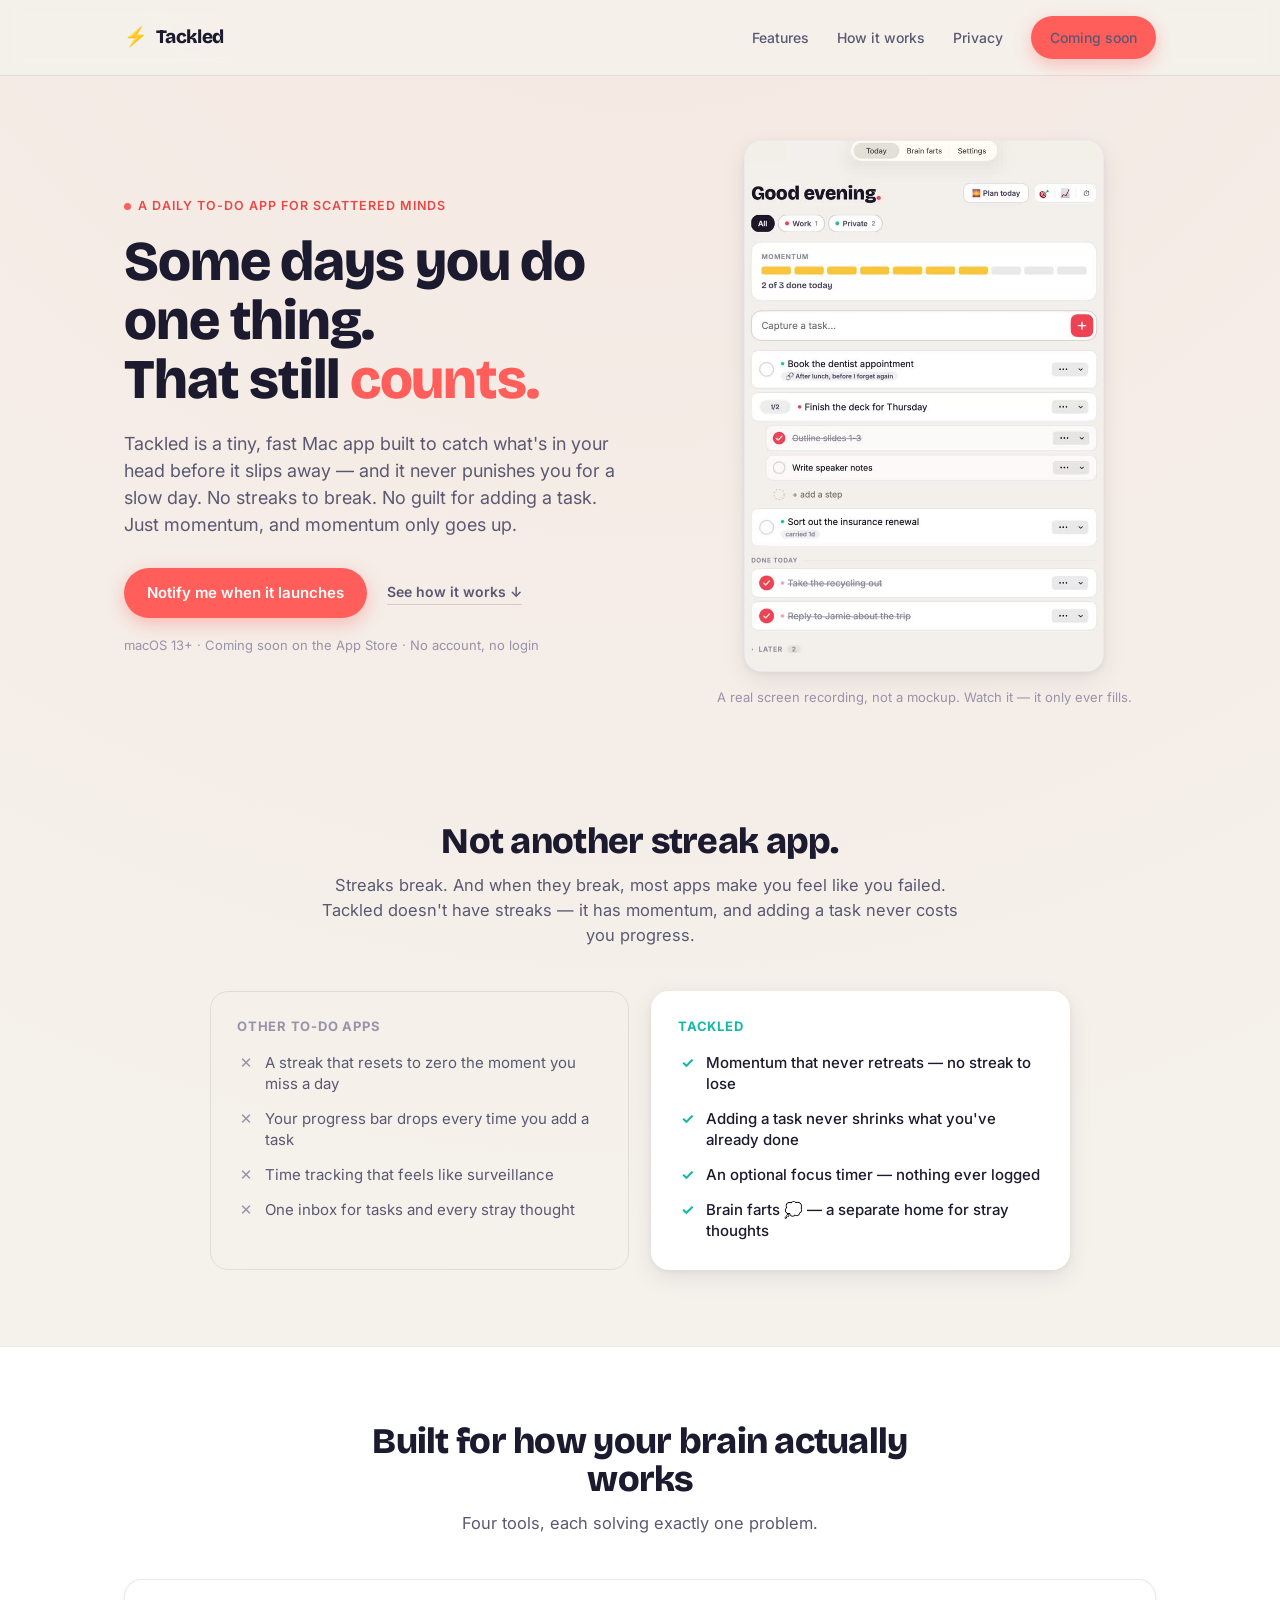
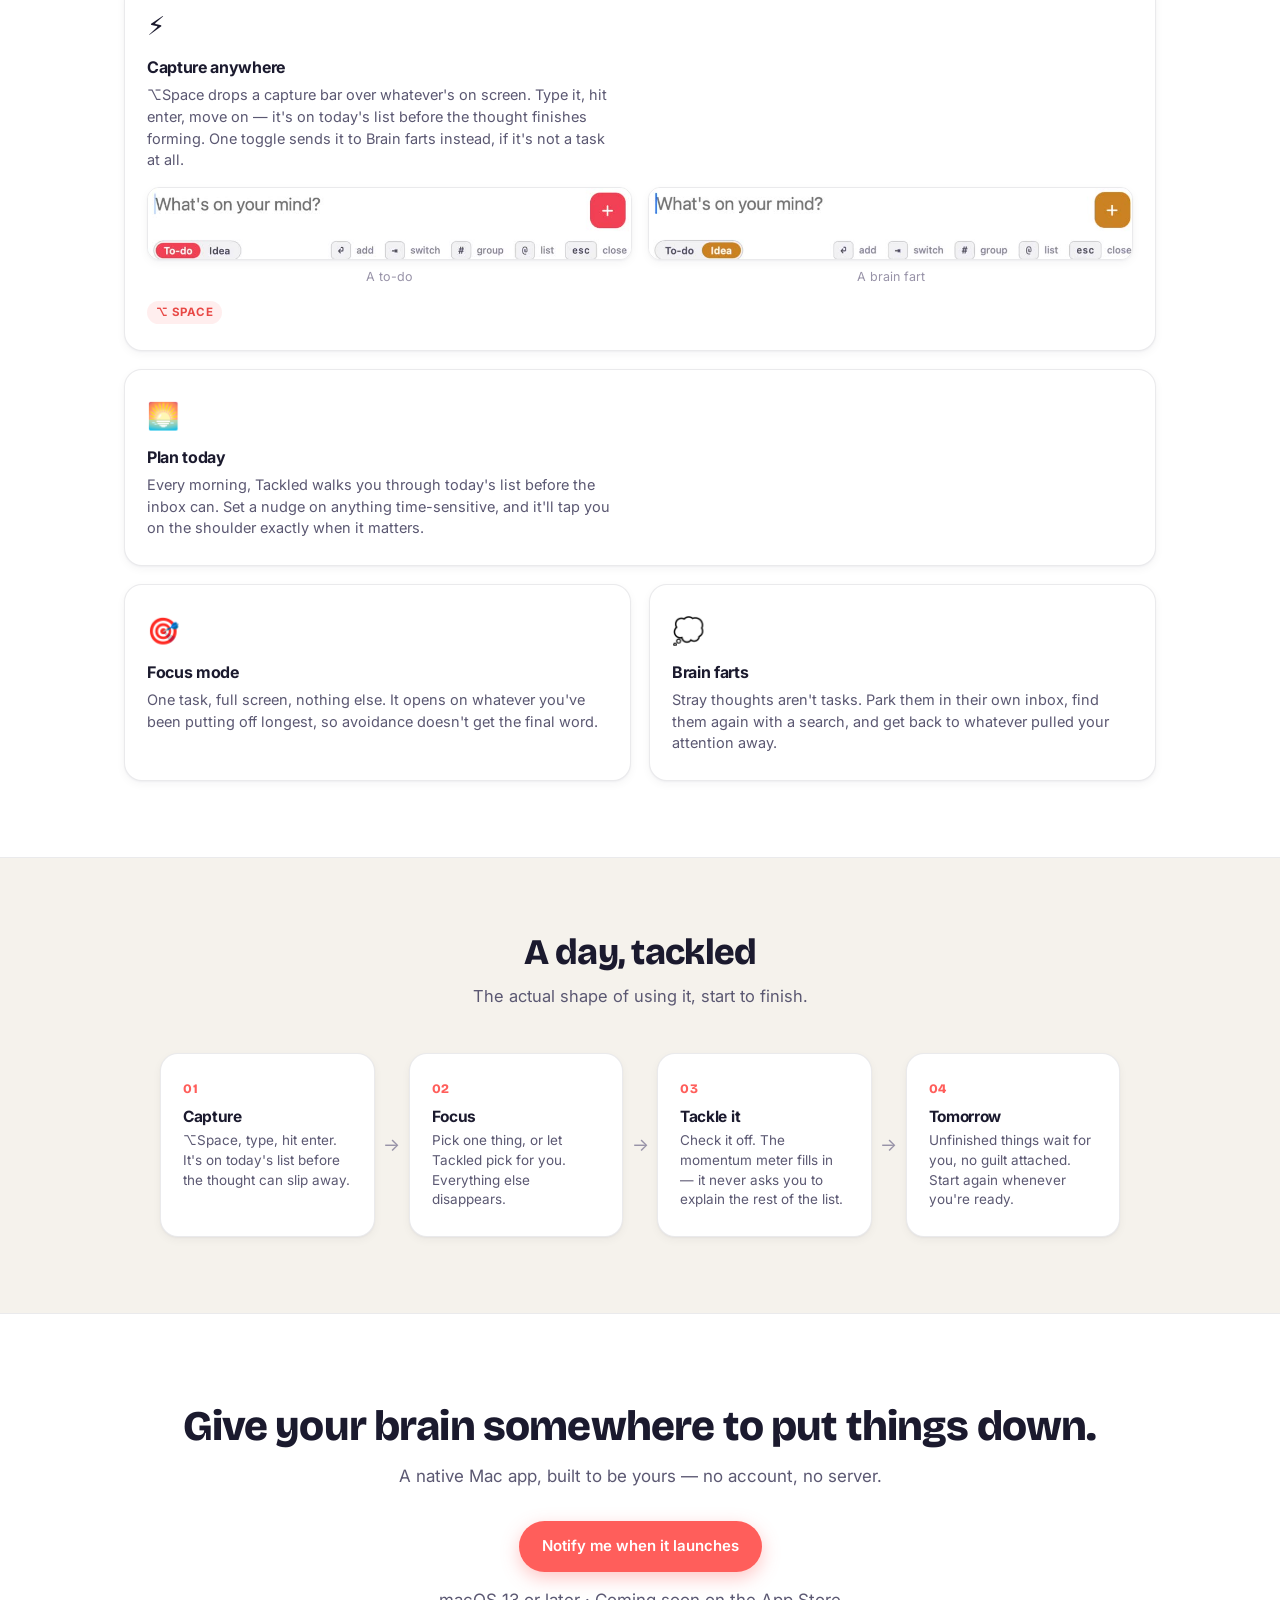
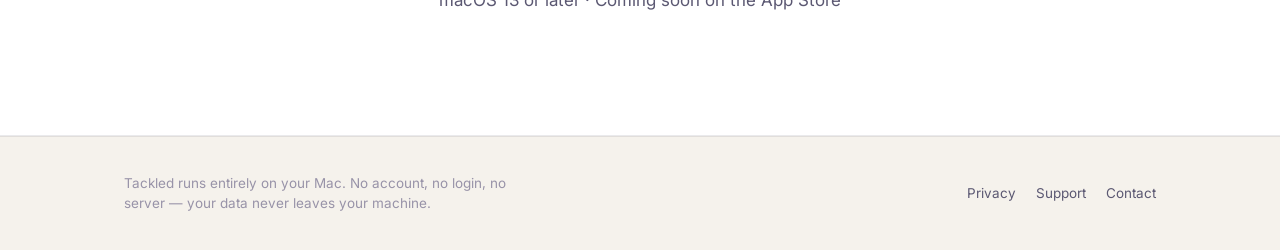
<file: index.html>
<!doctype html>
<html lang="en">
<head>
<meta charset="UTF-8">
<meta name="viewport" content="width=device-width, initial-scale=1.0">
<title>Tackled — a to-do app that never punishes a slow day</title>
<meta name="description" content="Tackled is a tiny, fast Mac app for scattered minds. Capture anything in a second, focus on one thing at a time, and build momentum that never resets — no streaks, no guilt.">
<link rel="icon" href="favicon.svg" type="image/svg+xml">
<link rel="preconnect" href="https://fonts.googleapis.com">
<link rel="preconnect" href="https://fonts.gstatic.com" crossorigin>
<link href="https://fonts.googleapis.com/css2?family=Bricolage+Grotesque:opsz,wght@12..96,400;12..96,600;12..96,800&family=Inter:wght@400;500;600;700&display=swap" rel="stylesheet">
<link rel="stylesheet" href="styles.css">
</head>
<body>

<nav class="nav">
  <div class="wrap nav-row">
    <a href="#" class="brand"><span class="bolt">⚡</span>Tackled</a>
    <div class="nav-links">
      <a href="#features" class="hide-mobile">Features</a>
      <a href="#how-it-works" class="hide-mobile">How it works</a>
      <a href="privacy.html" class="hide-mobile">Privacy</a>
      <!-- TODO(app-store-link): swap this notify-me CTA for the real App Store URL once Tackled ships -->
      <a href="#download" class="btn btn-primary btn-sm">Coming soon</a>
    </div>
  </div>
</nav>

<header class="hero">
  <div class="wrap hero-grid">
    <div>
      <div class="eyebrow">A daily to-do app for scattered minds</div>
      <h1>Some days you do one thing.<br>That still <span class="accent">counts.</span></h1>
      <p class="lede">Tackled is a tiny, fast Mac app built to catch what's in your head before it slips away — and it never punishes you for a slow day. No streaks to break. No guilt for adding a task. Just momentum, and momentum only goes up.</p>
      <div class="cta-row">
        <!-- TODO(app-store-link): swap this notify-me CTA for the real App Store URL once Tackled ships -->
        <a href="mailto:lewis@tackledapp.com?subject=Notify%20me%20when%20Tackled%20launches" class="btn btn-primary">Notify me when it launches</a>
        <a href="#how-it-works" class="cta-more">See how it works ↓</a>
      </div>
      <p class="fine-print">macOS 13+ · Coming soon on the App Store · No account, no login</p>
    </div>

    <div>
      <div class="demo-video-wrap">
        <video class="demo-video" autoplay muted loop playsinline poster="media/board-demo-poster.jpg">
          <source src="media/board-demo.mp4" type="video/mp4">
        </video>
      </div>
      <p class="demo-caption">A real screen recording, not a mockup. Watch it — it only ever fills.</p>
    </div>
  </div>
</header>

<section class="section" id="not-streaks">
  <div class="wrap">
    <div class="section-head">
      <h2>Not another streak app.</h2>
      <p>Streaks break. And when they break, most apps make you feel like you failed. Tackled doesn't have streaks — it has momentum, and adding a task never costs you progress.</p>
    </div>
    <div class="compare">
      <div class="compare-col bad">
        <h3>Other to-do apps</h3>
        <ul class="compare-list">
          <li><span class="mark">✕</span>A streak that resets to zero the moment you miss a day</li>
          <li><span class="mark">✕</span>Your progress bar drops every time you add a task</li>
          <li><span class="mark">✕</span>Time tracking that feels like surveillance</li>
          <li><span class="mark">✕</span>One inbox for tasks and every stray thought</li>
        </ul>
      </div>
      <div class="compare-col good">
        <h3>Tackled</h3>
        <ul class="compare-list">
          <li><span class="mark">✓</span>Momentum that never retreats — no streak to lose</li>
          <li><span class="mark">✓</span>Adding a task never shrinks what you've already done</li>
          <li><span class="mark">✓</span>An optional focus timer — nothing ever logged</li>
          <li><span class="mark">✓</span>Brain farts 💭 — a separate home for stray thoughts</li>
        </ul>
      </div>
    </div>
  </div>
</section>

<section class="section section-alt" id="features">
  <div class="wrap">
    <div class="section-head">
      <h2>Built for how your brain actually works</h2>
      <p>Four tools, each solving exactly one problem.</p>
    </div>
    <div class="features">
      <div class="feature feature-wide">
        <span class="ico">⚡</span>
        <h3>Capture anywhere</h3>
        <p>⌥Space drops a capture bar over whatever's on screen. Type it, hit enter, move on — it's on today's list before the thought finishes forming. One toggle sends it to Brain farts instead, if it's not a task at all.</p>
        <div class="feature-video-row">
          <div class="feature-video-col">
            <div class="feature-video-wrap">
              <video class="feature-video" autoplay muted loop playsinline poster="media/capture-demo-todo-poster.jpg">
                <source src="media/capture-demo-todo.mp4" type="video/mp4">
              </video>
            </div>
            <span class="feature-video-label">A to-do</span>
          </div>
          <div class="feature-video-col">
            <div class="feature-video-wrap">
              <video class="feature-video" autoplay muted loop playsinline poster="media/capture-demo-idea-poster.jpg">
                <source src="media/capture-demo-idea.mp4" type="video/mp4">
              </video>
            </div>
            <span class="feature-video-label">A brain fart</span>
          </div>
        </div>
        <span class="tag">⌥ SPACE</span>
      </div>
      <div class="feature feature-wide">
        <span class="ico">🌅</span>
        <h3>Plan today</h3>
        <p>Every morning, Tackled walks you through today's list before the inbox can. Set a nudge on anything time-sensitive, and it'll tap you on the shoulder exactly when it matters.</p>
      </div>
      <div class="feature">
        <span class="ico">🎯</span>
        <h3>Focus mode</h3>
        <p>One task, full screen, nothing else. It opens on whatever you've been putting off longest, so avoidance doesn't get the final word.</p>
      </div>
      <div class="feature">
        <span class="ico">💭</span>
        <h3>Brain farts</h3>
        <p>Stray thoughts aren't tasks. Park them in their own inbox, find them again with a search, and get back to whatever pulled your attention away.</p>
      </div>
    </div>
  </div>
</section>

<section class="section" id="how-it-works">
  <div class="wrap">
    <div class="section-head">
      <h2>A day, tackled</h2>
      <p>The actual shape of using it, start to finish.</p>
    </div>
    <div class="flow">
      <div class="flow-step">
        <div class="flow-num">01</div>
        <h3>Capture</h3>
        <p>⌥Space, type, hit enter. It's on today's list before the thought can slip away.</p>
      </div>
      <div class="flow-arrow">→</div>
      <div class="flow-step">
        <div class="flow-num">02</div>
        <h3>Focus</h3>
        <p>Pick one thing, or let Tackled pick for you. Everything else disappears.</p>
      </div>
      <div class="flow-arrow">→</div>
      <div class="flow-step">
        <div class="flow-num">03</div>
        <h3>Tackle it</h3>
        <p>Check it off. The momentum meter fills in — it never asks you to explain the rest of the list.</p>
      </div>
      <div class="flow-arrow">→</div>
      <div class="flow-step">
        <div class="flow-num">04</div>
        <h3>Tomorrow</h3>
        <p>Unfinished things wait for you, no guilt attached. Start again whenever you're ready.</p>
      </div>
    </div>
  </div>
</section>

<section class="closing section-alt" id="download">
  <div class="wrap">
    <h2>Give your brain somewhere to put things down.</h2>
    <p>A native Mac app, built to be yours — no account, no server.</p>
    <!-- TODO(app-store-link): swap this notify-me CTA for the real App Store URL once Tackled ships -->
    <a href="mailto:lewis@tackledapp.com?subject=Notify%20me%20when%20Tackled%20launches" class="btn btn-primary">Notify me when it launches</a>
    <p class="fine-print" style="margin-top:16px">macOS 13 or later · Coming soon on the App Store</p>
  </div>
</section>

<footer>
  <div class="wrap foot-row">
    <p class="foot-note">Tackled runs entirely on your Mac. No account, no login, no server — your data never leaves your machine.</p>
    <div class="foot-links">
      <a href="privacy.html">Privacy</a>
      <a href="support.html">Support</a>
      <a href="mailto:lewis@tackledapp.com">Contact</a>
    </div>
  </div>
</footer>

<script src="script.js"></script>
</body>
</html>
</file>
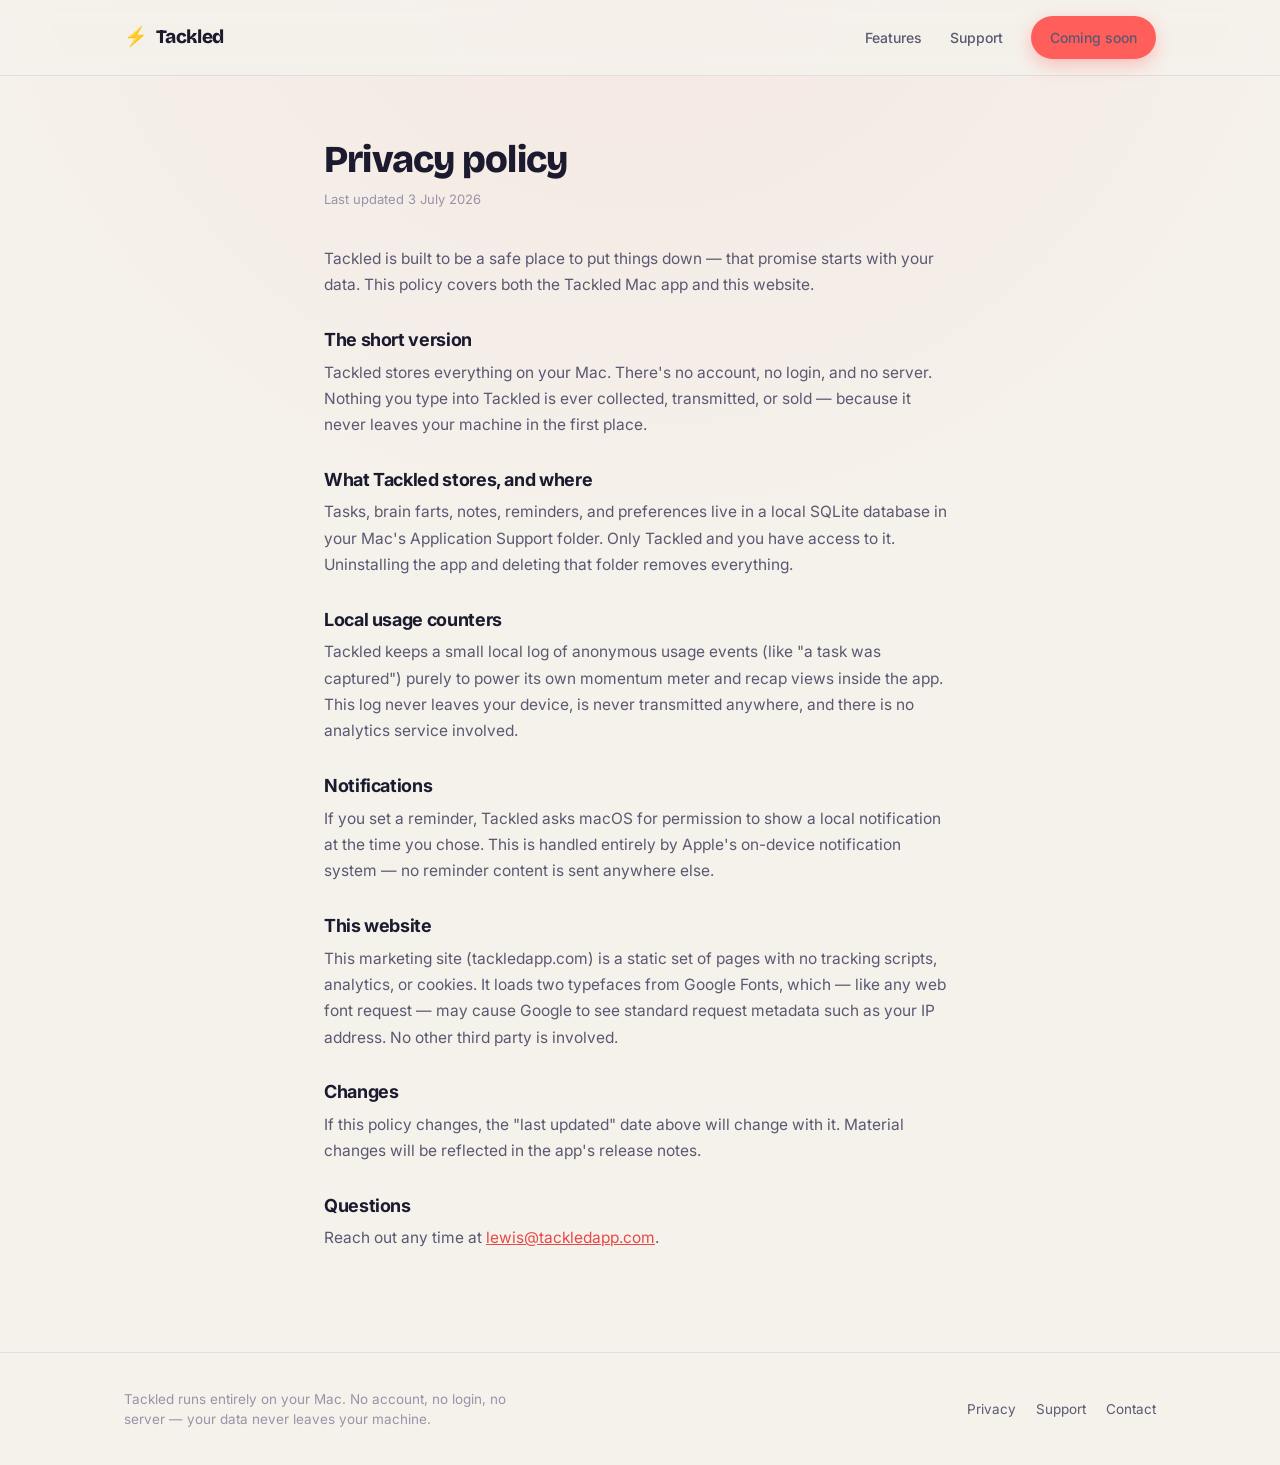
<file: privacy.html>
<!doctype html>
<html lang="en">
<head>
<meta charset="UTF-8">
<meta name="viewport" content="width=device-width, initial-scale=1.0">
<title>Privacy — Tackled</title>
<meta name="description" content="Tackled's privacy policy: your data stays on your Mac. Nothing is collected, transmitted, or sold.">
<link rel="icon" href="favicon.svg" type="image/svg+xml">
<link rel="preconnect" href="https://fonts.googleapis.com">
<link rel="preconnect" href="https://fonts.gstatic.com" crossorigin>
<link href="https://fonts.googleapis.com/css2?family=Bricolage+Grotesque:opsz,wght@12..96,400;12..96,600;12..96,800&family=Inter:wght@400;500;600;700&display=swap" rel="stylesheet">
<link rel="stylesheet" href="styles.css">
</head>
<body>

<nav class="nav">
  <div class="wrap nav-row">
    <a href="index.html" class="brand"><span class="bolt">⚡</span>Tackled</a>
    <div class="nav-links">
      <a href="index.html#features" class="hide-mobile">Features</a>
      <a href="support.html" class="hide-mobile">Support</a>
      <a href="index.html#download" class="btn btn-primary btn-sm">Coming soon</a>
    </div>
  </div>
</nav>

<main class="doc">
  <h1>Privacy policy</h1>
  <p class="updated">Last updated 3 July 2026</p>

  <p>Tackled is built to be a safe place to put things down — that promise starts with your data. This policy covers both the Tackled Mac app and this website.</p>

  <h2>The short version</h2>
  <p>Tackled stores everything on your Mac. There's no account, no login, and no server. Nothing you type into Tackled is ever collected, transmitted, or sold — because it never leaves your machine in the first place.</p>

  <h2>What Tackled stores, and where</h2>
  <p>Tasks, brain farts, notes, reminders, and preferences live in a local SQLite database in your Mac's Application Support folder. Only Tackled and you have access to it. Uninstalling the app and deleting that folder removes everything.</p>

  <h2>Local usage counters</h2>
  <p>Tackled keeps a small local log of anonymous usage events (like "a task was captured") purely to power its own momentum meter and recap views inside the app. This log never leaves your device, is never transmitted anywhere, and there is no analytics service involved.</p>

  <h2>Notifications</h2>
  <p>If you set a reminder, Tackled asks macOS for permission to show a local notification at the time you chose. This is handled entirely by Apple's on-device notification system — no reminder content is sent anywhere else.</p>

  <h2>This website</h2>
  <p>This marketing site (tackledapp.com) is a static set of pages with no tracking scripts, analytics, or cookies. It loads two typefaces from Google Fonts, which — like any web font request — may cause Google to see standard request metadata such as your IP address. No other third party is involved.</p>

  <h2>Changes</h2>
  <p>If this policy changes, the "last updated" date above will change with it. Material changes will be reflected in the app's release notes.</p>

  <h2>Questions</h2>
  <p>Reach out any time at <a href="mailto:lewis@tackledapp.com">lewis@tackledapp.com</a>.</p>
</main>

<footer>
  <div class="wrap foot-row">
    <p class="foot-note">Tackled runs entirely on your Mac. No account, no login, no server — your data never leaves your machine.</p>
    <div class="foot-links">
      <a href="privacy.html">Privacy</a>
      <a href="support.html">Support</a>
      <a href="mailto:lewis@tackledapp.com">Contact</a>
    </div>
  </div>
</footer>

</body>
</html>
</file>
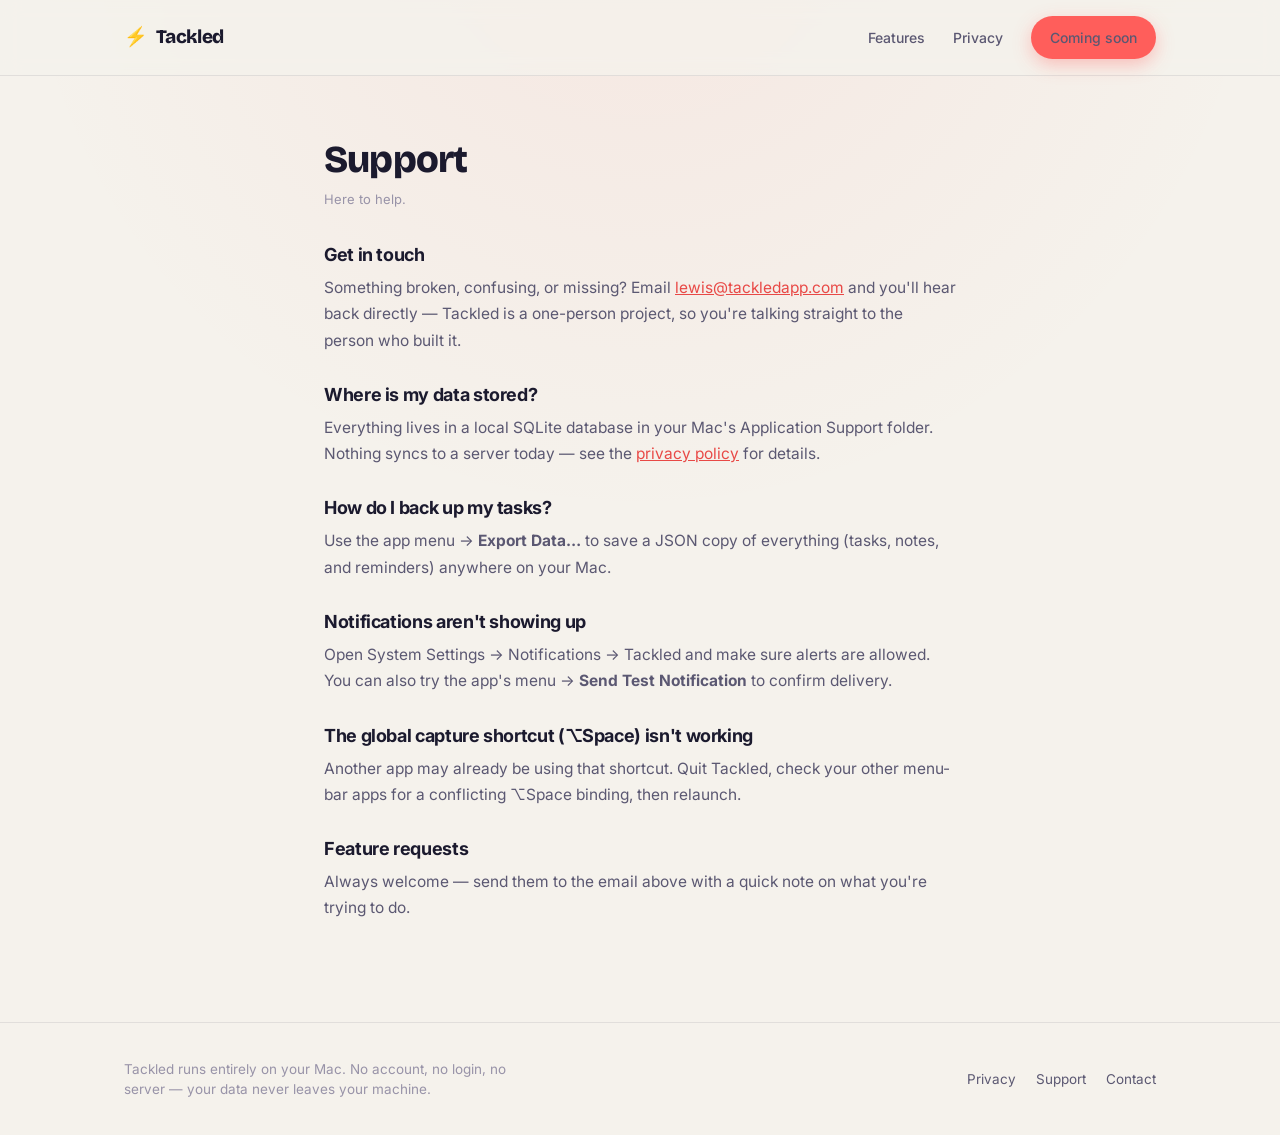
<file: support.html>
<!doctype html>
<html lang="en">
<head>
<meta charset="UTF-8">
<meta name="viewport" content="width=device-width, initial-scale=1.0">
<title>Support — Tackled</title>
<meta name="description" content="Get help with Tackled — a tiny, fast to-do app for Mac.">
<link rel="icon" href="favicon.svg" type="image/svg+xml">
<link rel="preconnect" href="https://fonts.googleapis.com">
<link rel="preconnect" href="https://fonts.gstatic.com" crossorigin>
<link href="https://fonts.googleapis.com/css2?family=Bricolage+Grotesque:opsz,wght@12..96,400;12..96,600;12..96,800&family=Inter:wght@400;500;600;700&display=swap" rel="stylesheet">
<link rel="stylesheet" href="styles.css">
</head>
<body>

<nav class="nav">
  <div class="wrap nav-row">
    <a href="index.html" class="brand"><span class="bolt">⚡</span>Tackled</a>
    <div class="nav-links">
      <a href="index.html#features" class="hide-mobile">Features</a>
      <a href="privacy.html" class="hide-mobile">Privacy</a>
      <a href="index.html#download" class="btn btn-primary btn-sm">Coming soon</a>
    </div>
  </div>
</nav>

<main class="doc">
  <h1>Support</h1>
  <p class="updated">Here to help.</p>

  <h2>Get in touch</h2>
  <p>Something broken, confusing, or missing? Email <a href="mailto:lewis@tackledapp.com">lewis@tackledapp.com</a> and you'll hear back directly — Tackled is a one-person project, so you're talking straight to the person who built it.</p>

  <h2>Where is my data stored?</h2>
  <p>Everything lives in a local SQLite database in your Mac's Application Support folder. Nothing syncs to a server today — see the <a href="privacy.html">privacy policy</a> for details.</p>

  <h2>How do I back up my tasks?</h2>
  <p>Use the app menu → <strong>Export Data…</strong> to save a JSON copy of everything (tasks, notes, and reminders) anywhere on your Mac.</p>

  <h2>Notifications aren't showing up</h2>
  <p>Open System Settings → Notifications → Tackled and make sure alerts are allowed. You can also try the app's menu → <strong>Send Test Notification</strong> to confirm delivery.</p>

  <h2>The global capture shortcut (⌥Space) isn't working</h2>
  <p>Another app may already be using that shortcut. Quit Tackled, check your other menu-bar apps for a conflicting ⌥Space binding, then relaunch.</p>

  <h2>Feature requests</h2>
  <p>Always welcome — send them to the email above with a quick note on what you're trying to do.</p>
</main>

<footer>
  <div class="wrap foot-row">
    <p class="foot-note">Tackled runs entirely on your Mac. No account, no login, no server — your data never leaves your machine.</p>
    <div class="foot-links">
      <a href="privacy.html">Privacy</a>
      <a href="support.html">Support</a>
      <a href="mailto:lewis@tackledapp.com">Contact</a>
    </div>
  </div>
</footer>

</body>
</html>
</file>
<file: styles.css>
/* Tackled marketing site — design tokens lifted straight from the shipping app
   (web/src/styles/tokens.css + meter.css) so the site and the product read as
   one thing, not a separate "marketing skin." */
:root{
  --ink:#1B1A2E;
  --ink-soft:#5B5872;
  --muted:#9893A8;
  --canvas:#F5F2EC;
  --card:#FFFFFF;
  --coral:#FF5E5B;
  --coral-dark:#E84946;
  --teal:#14B8A6;
  --gold:#FFC93C;
  --line:rgba(27,26,46,0.09);
  --line-strong:rgba(27,26,46,0.16);
  --shadow:0 1px 2px rgba(27,26,46,.04), 0 3px 10px rgba(27,26,46,.045);
  --shadow-lg:0 8px 24px rgba(27,26,46,.08), 0 2px 6px rgba(27,26,46,.05);
  --radius:18px;
  --radius-sm:12px;
  --wrap:1080px;
}

*{box-sizing:border-box;margin:0;padding:0}
html{-webkit-text-size-adjust:100%;scroll-behavior:smooth}
@media (prefers-reduced-motion:reduce){ html{scroll-behavior:auto} *{animation-duration:.001ms !important;animation-iteration-count:1 !important;transition-duration:.001ms !important} }

body{
  font-family:"Inter",system-ui,-apple-system,sans-serif;
  background:var(--canvas);
  color:var(--ink);
  line-height:1.5;
  -webkit-font-smoothing:antialiased;
  min-height:100vh;
  background-image:radial-gradient(circle at 50% -10%, rgba(255,94,91,.08), transparent 45%);
}

img,svg{display:block;max-width:100%}
a{color:inherit}
button{font:inherit}

.wrap{max-width:var(--wrap);margin:0 auto;padding:0 24px}

h1,h2,h3,.display{
  font-family:"Bricolage Grotesque","Inter",sans-serif;
  letter-spacing:-.02em;
  line-height:1.05;
}

/* ---------- nav ---------- */
.nav{
  position:sticky;top:0;z-index:40;
  background:rgba(245,242,236,.82);
  backdrop-filter:blur(10px);
  border-bottom:1px solid var(--line);
}
.nav-row{display:flex;align-items:center;justify-content:space-between;padding:16px 24px;gap:20px}
.brand{display:flex;align-items:center;gap:8px;font-family:"Bricolage Grotesque",sans-serif;font-weight:800;font-size:19px;letter-spacing:-.02em;text-decoration:none}
.brand .bolt{color:var(--coral)}
.nav-links{display:flex;gap:28px;align-items:center}
.nav-links a{font-size:14px;font-weight:500;color:var(--ink-soft);text-decoration:none;transition:color .15s}
.nav-links a:hover{color:var(--ink)}
@media (max-width:720px){ .nav-links a.hide-mobile{display:none} }

/* ---------- buttons ---------- */
.btn{
  display:inline-flex;align-items:center;justify-content:center;gap:8px;
  font-family:"Inter",sans-serif;font-weight:600;font-size:15px;
  padding:13px 22px;border-radius:999px;border:1px solid transparent;
  text-decoration:none;cursor:pointer;white-space:nowrap;
  transition:transform .18s cubic-bezier(.2,.8,.2,1), box-shadow .18s, background .18s, border-color .18s;
}
.btn:active{transform:scale(.97)}
.btn-primary{background:var(--coral);color:#fff;box-shadow:0 6px 18px rgba(255,94,91,.35)}
.btn-primary:hover{background:var(--coral-dark);box-shadow:0 8px 22px rgba(255,94,91,.42);transform:translateY(-1px)}
.btn-ghost{background:transparent;color:var(--ink);border-color:var(--line-strong)}
.btn-ghost:hover{border-color:var(--ink-soft)}
.btn-sm{padding:10px 18px;font-size:14px}
:focus-visible{outline:2px solid var(--coral-dark);outline-offset:2px}

/* ---------- hero ---------- */
.hero{padding:64px 0 40px}
.hero-grid{display:grid;grid-template-columns:1.05fr .95fr;gap:56px;align-items:center}
@media (max-width:900px){ .hero-grid{grid-template-columns:1fr;gap:44px} }

.eyebrow{
  display:inline-flex;align-items:center;gap:7px;
  font-size:12.5px;font-weight:600;letter-spacing:.08em;text-transform:uppercase;
  color:var(--coral-dark);margin-bottom:18px;
}
.eyebrow::before{content:"";width:7px;height:7px;border-radius:50%;background:var(--coral)}

.hero h1{font-weight:800;font-size:clamp(34px,5.2vw,56px);margin-bottom:20px}
.hero h1 .accent{color:var(--coral)}
.hero .lede{font-size:18px;color:var(--ink-soft);max-width:46ch;margin-bottom:30px}
.cta-row{display:flex;align-items:center;gap:20px;flex-wrap:wrap;margin-bottom:18px}
.cta-more{font-size:14px;font-weight:600;color:var(--ink-soft);text-decoration:none;border-bottom:1px solid var(--line-strong);padding-bottom:2px}
.cta-more:hover{color:var(--ink);border-color:var(--ink-soft)}
.fine-print{font-size:13px;color:var(--muted)}

/* ---------- demo video (signature element — real screen recording) ---------- */
.demo-video-wrap{
  background:var(--card);border-radius:var(--radius);box-shadow:var(--shadow-lg);
  border:1px solid var(--line);overflow:hidden;line-height:0;max-width:360px;margin:0 auto;
}
.demo-video{display:block;width:100%;height:auto}

.demo-caption{margin-top:16px;font-size:13px;color:var(--muted);text-align:center}

/* ---------- section shell ---------- */
.section{padding:76px 0}
.section-head{max-width:640px;margin:0 auto 44px;text-align:center}
.section-head h2{font-weight:800;font-size:clamp(26px,4vw,36px);margin-bottom:12px}
.section-head p{color:var(--ink-soft);font-size:16.5px}
.section-alt{background:var(--card);border-top:1px solid var(--line);border-bottom:1px solid var(--line)}

/* ---------- comparison ---------- */
.compare{display:grid;grid-template-columns:1fr 1fr;gap:22px;max-width:860px;margin:0 auto}
@media (max-width:720px){ .compare{grid-template-columns:1fr} }
.compare-col{border-radius:var(--radius);padding:28px 26px;border:1px solid var(--line)}
.compare-col.bad{background:transparent}
.compare-col.good{background:var(--card);box-shadow:var(--shadow-lg);border-color:transparent;position:relative}
.compare-col h3{font-family:"Inter",sans-serif;font-size:13px;font-weight:700;letter-spacing:.06em;text-transform:uppercase;margin-bottom:18px}
.compare-col.bad h3{color:var(--muted)}
.compare-col.good h3{color:var(--teal)}
.compare-list{list-style:none;display:flex;flex-direction:column;gap:14px}
.compare-list li{display:flex;gap:10px;font-size:15px;line-height:1.4}
.compare-col.bad li{color:var(--ink-soft)}
.compare-col.good li{color:var(--ink);font-weight:500}
.compare-list .mark{flex:none;width:18px;text-align:center;font-weight:700}
.compare-col.bad .mark{color:var(--muted)}
.compare-col.good .mark{color:var(--teal)}

/* ---------- feature grid ---------- */
.features{display:grid;grid-template-columns:1fr 1fr;gap:18px}
@media (max-width:720px){ .features{grid-template-columns:1fr} }
.feature{
  min-width:0;
  background:var(--card);border:1px solid var(--line);border-radius:var(--radius);
  padding:26px 22px;box-shadow:var(--shadow);
  transition:transform .25s cubic-bezier(.2,.8,.2,1), box-shadow .25s;
}
.feature:hover{transform:translateY(-3px);box-shadow:var(--shadow-lg)}
.feature .ico{font-size:26px;margin-bottom:14px;display:block}
.feature h3{font-family:"Inter",sans-serif;font-size:16px;font-weight:700;margin-bottom:8px}
.feature p{font-size:14.5px;color:var(--ink-soft);line-height:1.5;max-width:52ch}
.feature .tag{
  display:inline-block;margin-top:14px;font-size:11.5px;font-weight:700;letter-spacing:.04em;
  color:var(--coral-dark);background:rgba(255,94,91,.1);padding:3px 9px;border-radius:999px;
}
.feature-wide{grid-column:1 / -1}
.feature-video-row{display:flex;gap:16px;margin-top:16px}
@media (max-width:640px){ .feature-video-row{flex-direction:column} }
.feature-video-col{flex:1;min-width:0}
.feature-video-wrap{
  border-radius:var(--radius-sm);overflow:hidden;
  border:1px solid var(--line);box-shadow:var(--shadow);line-height:0;
}
.feature-video{display:block;width:100%;height:auto}
.feature-video-label{display:block;margin-top:8px;font-size:12.5px;color:var(--muted);text-align:center}

/* ---------- flow (real chronology → numbers justified) ---------- */
.flow{display:flex;gap:0;align-items:stretch;max-width:960px;margin:0 auto}
@media (max-width:860px){ .flow{flex-direction:column;gap:14px} }
.flow-step{flex:1;position:relative;padding:26px 22px;background:var(--card);border:1px solid var(--line);border-radius:var(--radius);box-shadow:var(--shadow)}
.flow-num{font-family:"Bricolage Grotesque",sans-serif;font-weight:800;font-size:13px;color:var(--coral);letter-spacing:.04em;margin-bottom:10px}
.flow-step h3{font-family:"Inter",sans-serif;font-size:15.5px;font-weight:700;margin-bottom:6px}
.flow-step p{font-size:13.5px;color:var(--ink-soft);line-height:1.45}
.flow-arrow{flex:none;display:flex;align-items:center;justify-content:center;width:34px;color:var(--muted);font-size:18px}
@media (max-width:860px){ .flow-arrow{width:auto;height:14px;transform:rotate(90deg)} }

/* ---------- closing cta ---------- */
.closing{text-align:center;padding:90px 0}
.closing h2{font-weight:800;font-size:clamp(28px,4.5vw,42px);margin-bottom:16px}
.closing p{color:var(--ink-soft);font-size:17px;max-width:44ch;margin:0 auto 32px}

/* ---------- footer ---------- */
footer{border-top:1px solid var(--line);padding:36px 0}
.foot-row{display:flex;justify-content:space-between;align-items:center;gap:16px;flex-wrap:wrap}
.foot-note{font-size:13.5px;color:var(--muted);max-width:44ch}
.foot-links{display:flex;gap:20px}
.foot-links a{font-size:13.5px;color:var(--ink-soft);text-decoration:none}
.foot-links a:hover{color:var(--ink)}

/* ---------- simple pages (privacy / support) ---------- */
.doc{max-width:680px;margin:0 auto;padding:64px 24px 100px}
.doc h1{font-weight:800;font-size:clamp(28px,4vw,38px);margin-bottom:8px}
.doc .updated{font-size:13px;color:var(--muted);margin-bottom:36px}
.doc h2{font-family:"Inter",sans-serif;font-size:18px;font-weight:700;margin:32px 0 10px}
.doc p, .doc li{font-size:15.5px;color:var(--ink-soft);line-height:1.7}
.doc ul{padding-left:20px;margin:8px 0}
.doc a{color:var(--coral-dark);text-decoration:underline}
</file>
